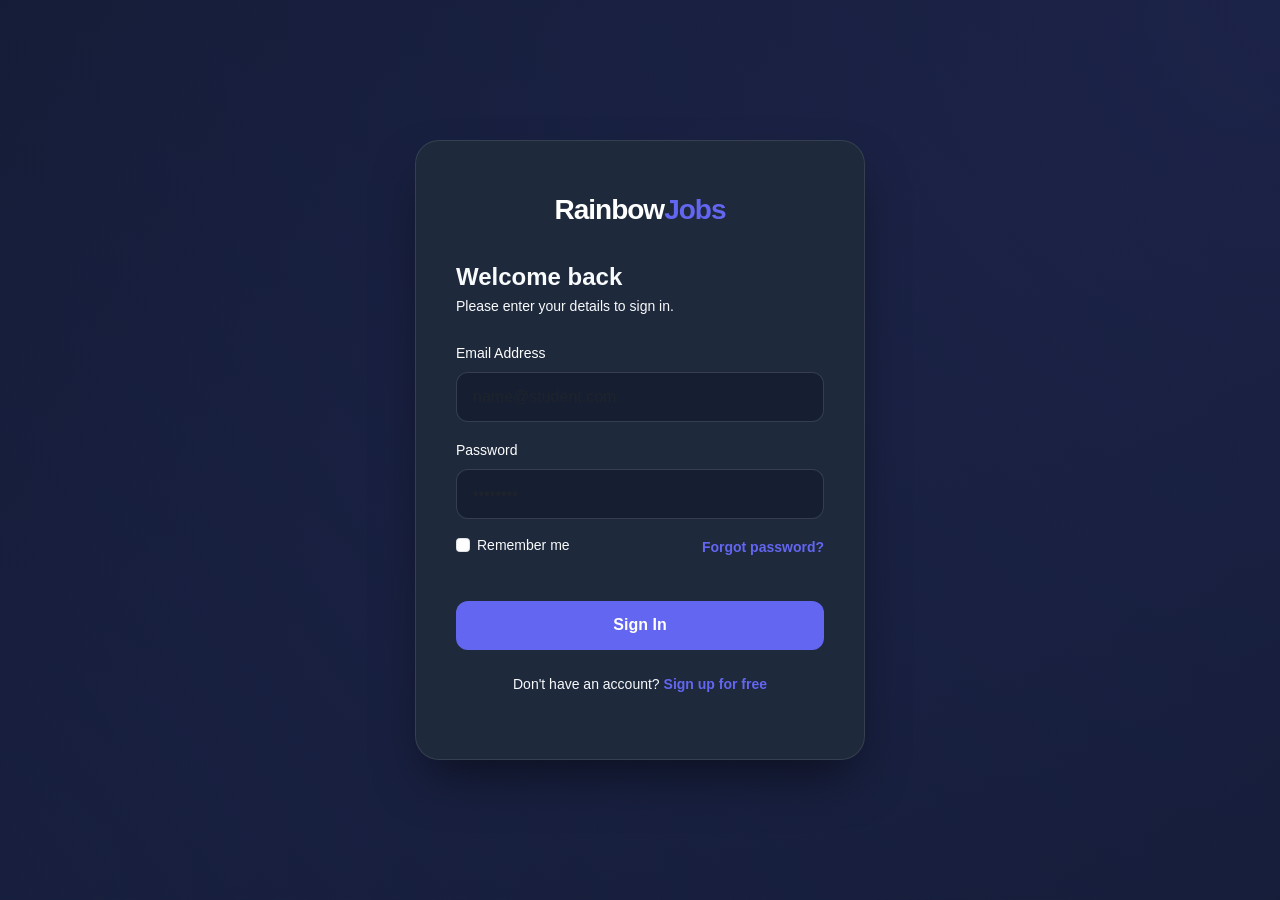
<file: templates/demo.html>
<!DOCTYPE html>
<html lang="en">
<head>
    <meta charset="UTF-8">
    <meta name="viewport" content="width=device-width, initial-scale=1.0">
    <title>Student Portal | Rainbow Jobs</title>
    <link href="https://cdn.jsdelivr.net/npm/bootstrap@5.3.0/dist/css/bootstrap.min.css" rel="stylesheet">
    <link rel="stylesheet" href="https://cdn.jsdelivr.net/npm/bootstrap-icons@1.10.5/font/bootstrap-icons.css">
    
    <style>
        :root {
            --primary-color: #6366f1; 
            --primary-hover: #818cf8;
            --bg-dark: #0f172a; 
            --card-dark: #1e293b; 
            --text-light: #f8fafc;
            --text-muted: #fdfdfd;
            --border-color: rgba(255, 255, 255, 0.1);
        }
        
        body {
            font-family: "Segoe UI Variable Display", "Segoe UI", -apple-system, sans-serif;
            background-color: var(--bg-dark);
            color: var(--text-light);
            min-height: 100vh;
            display: flex;
            align-items: center;
            justify-content: center;
            margin: 0;
            background: radial-gradient(circle at top right, rgba(99, 102, 241, 0.15), transparent),
                        radial-gradient(circle at bottom left, rgba(99, 102, 241, 0.1), transparent),
                        var(--bg-dark);
        }

        .auth-card {
            background: var(--card-dark);
            border: 1px solid var(--border-color);
            border-radius: 24px;
            width: 100%;
            max-width: 450px;
            padding: 3rem 2.5rem;
            box-shadow: 0 25px 50px -12px rgba(0, 0, 0, 0.5);
        }

        .brand-logo {
            font-weight: 800;
            font-size: 1.75rem;
            letter-spacing: -1px;
            text-decoration: none;
            color: white !important;
            display: block;
            margin-bottom: 2rem;
            text-align: center;
        }

        .form-label {
            font-size: 0.875rem;
            font-weight: 500;
            color: var(--text-muted);
            margin-bottom: 0.5rem;
        }

        .form-control {
            background-color: rgba(15, 23, 42, 0.5);
            border: 1px solid var(--border-color);
            color: white !important;
            padding: 0.75rem 1rem;
            border-radius: 12px;
        }

        .form-control:focus {
            background-color: rgba(15, 23, 42, 0.8);
            border-color: var(--primary-color);
            box-shadow: 0 0 0 4px rgba(99, 102, 241, 0.1);
        }

        .btn-primary {
            background-color: var(--primary-color);
            border: none;
            padding: 0.8rem;
            border-radius: 12px;
            font-weight: 600;
            width: 100%;
            margin-top: 1rem;
        }

        .btn-primary:hover {
            background-color: var(--primary-hover);
            transform: translateY(-1px);
        }

        .toggle-link {
            color: var(--primary-color);
            text-decoration: none;
            font-weight: 600;
            cursor: pointer;
        }

        .toggle-link:hover {
            text-decoration: underline;
        }

        /* Animation for switching forms */
        .auth-form {
            display: none;
        }

        .auth-form.active {
            display: block;
            animation: fadeIn 0.4s ease-out;
        }

        @keyframes fadeIn {
            from { opacity: 0; transform: translateY(10px); }
            to { opacity: 1; transform: translateY(0); }
        }
    </style>
</head>
<body>

    <div class="auth-card">
        <a href="#" class="brand-logo">Rainbow<span style="color: var(--primary-color);">Jobs</span></a>

        <div id="signInForm" class="auth-form active">
            <h4 class="fw-bold mb-1">Welcome back</h4>
            <p class=" small mb-4">Please enter your details to sign in.</p>

            <form>
                <div class="mb-3">
                    <label class="form-label">Email Address</label>
                    <input type="email" class="form-control" placeholder="name@student.com" required>
                </div>
                <div class="mb-3">
                    <label class="form-label">Password</label>
                    <input type="password" class="form-control" placeholder="••••••••" required>
                </div>
                <div class="d-flex justify-content-between align-items-center mb-4">
                    <div class="form-check small">
                        <input class="form-check-input" type="checkbox" id="remember">
                        <label class="form-check-label " for="remember">Remember me</label>
                    </div>
                    <a href="#" class="small toggle-link">Forgot password?</a>
                </div>
                <button type="submit" class="btn btn-primary">Sign In</button>
            </form>

            <p class="text-center mt-4 small ">
                Don't have an account? <span class="toggle-link" onclick="toggleForm('signUp')">Sign up for free</span>
            </p>
        </div>

        <div id="signUpForm" class="auth-form">
            <h4 class="fw-bold mb-1">Create an account</h4>
            <p class=" small mb-4">Join Rainbow Jobs to start your career.</p>

            <form>
                <div class="mb-3">
                    <label class="form-label">Full Name</label>
                    <input type="text" class="form-control" placeholder="John Doe" required>
                </div>
                <div class="mb-3">
                    <label class="form-label">Email Address</label>
                    <input type="email" class="form-control" placeholder="name@student.com" required>
                </div>
                <div class="mb-3">
                    <label class="form-label">Password</label>
                    <input type="password" class="form-control" placeholder="Create a password" required>
                </div>
                <div class="form-check small mb-4">
                    <input class="form-check-input" type="checkbox" id="terms" required>
                    <label class="form-check-label" for="terms">
                        I agree to the <a href="#" class="toggle-link">Terms & Conditions</a>
                    </label>
                </div>
                <button type="submit" class="btn btn-primary">Create Account</button>
            </form>

            <p class="text-center mt-4 small ">
                Already have an account? <span class="toggle-link" onclick="toggleForm('signIn')">Sign in here</span>
            </p>
        </div>
    </div>

    <script>
        function toggleForm(type) {
            const signIn = document.getElementById('signInForm');
            const signUp = document.getElementById('signUpForm');

            if (type === 'signUp') {
                signIn.classList.remove('active');
                signUp.classList.add('active');
            } else {
                signUp.classList.remove('active');
                signIn.classList.add('active');
            }
        }
    </script>

    <script src="https://cdn.jsdelivr.net/npm/bootstrap@5.3.0/dist/js/bootstrap.bundle.min.js"></script>
</body>
</html>
</file>
